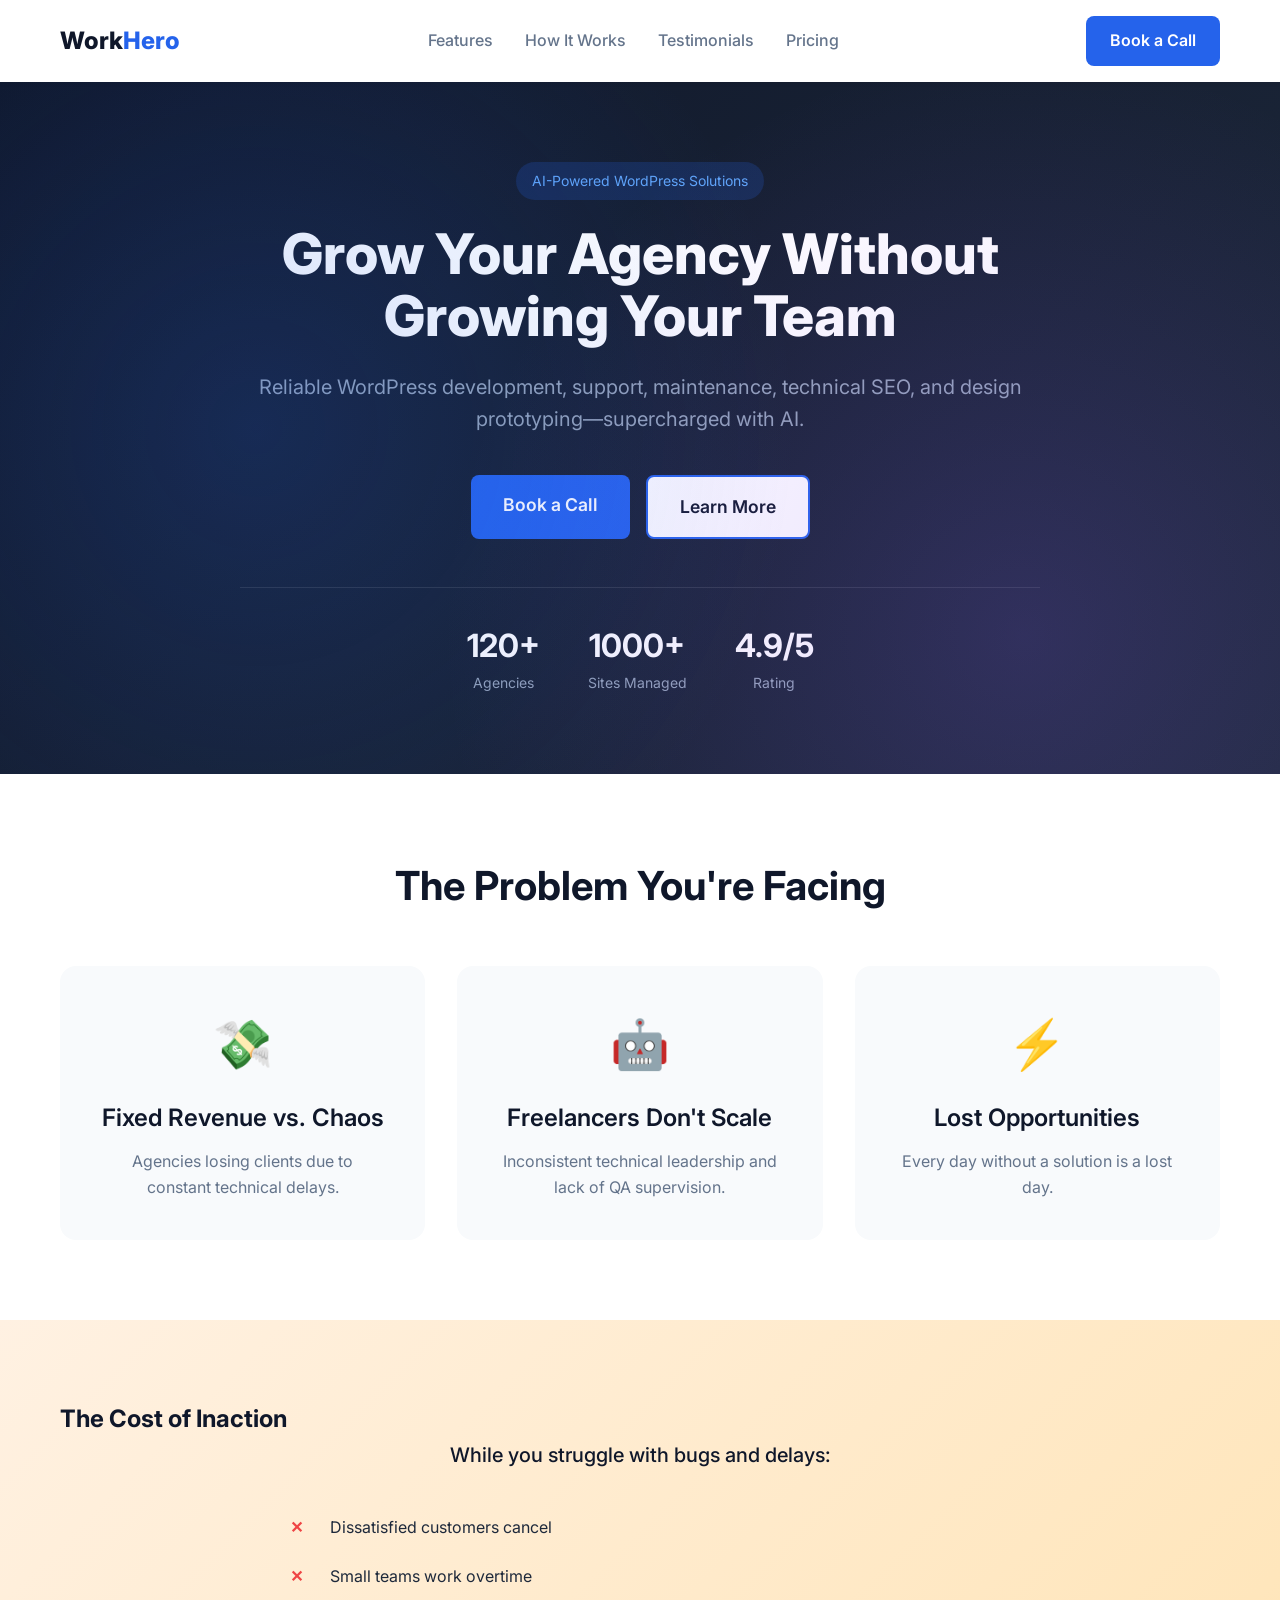
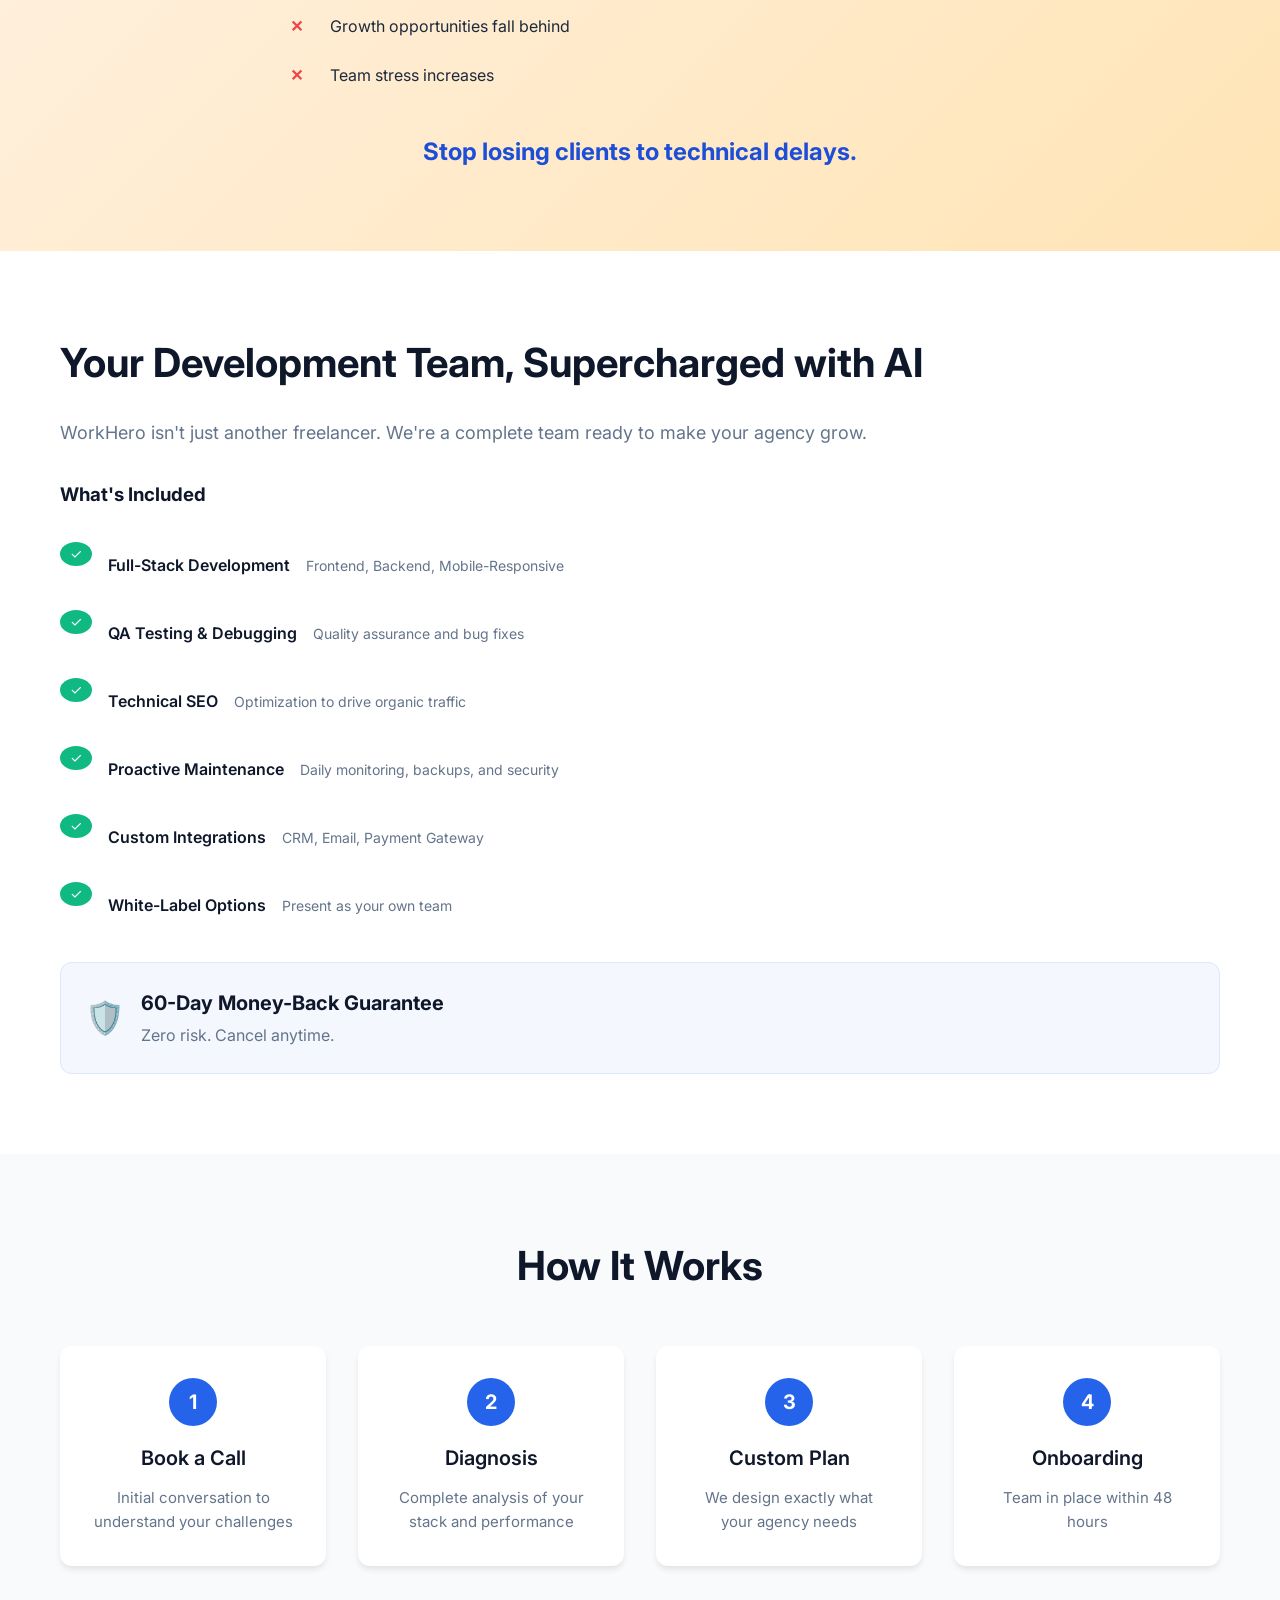
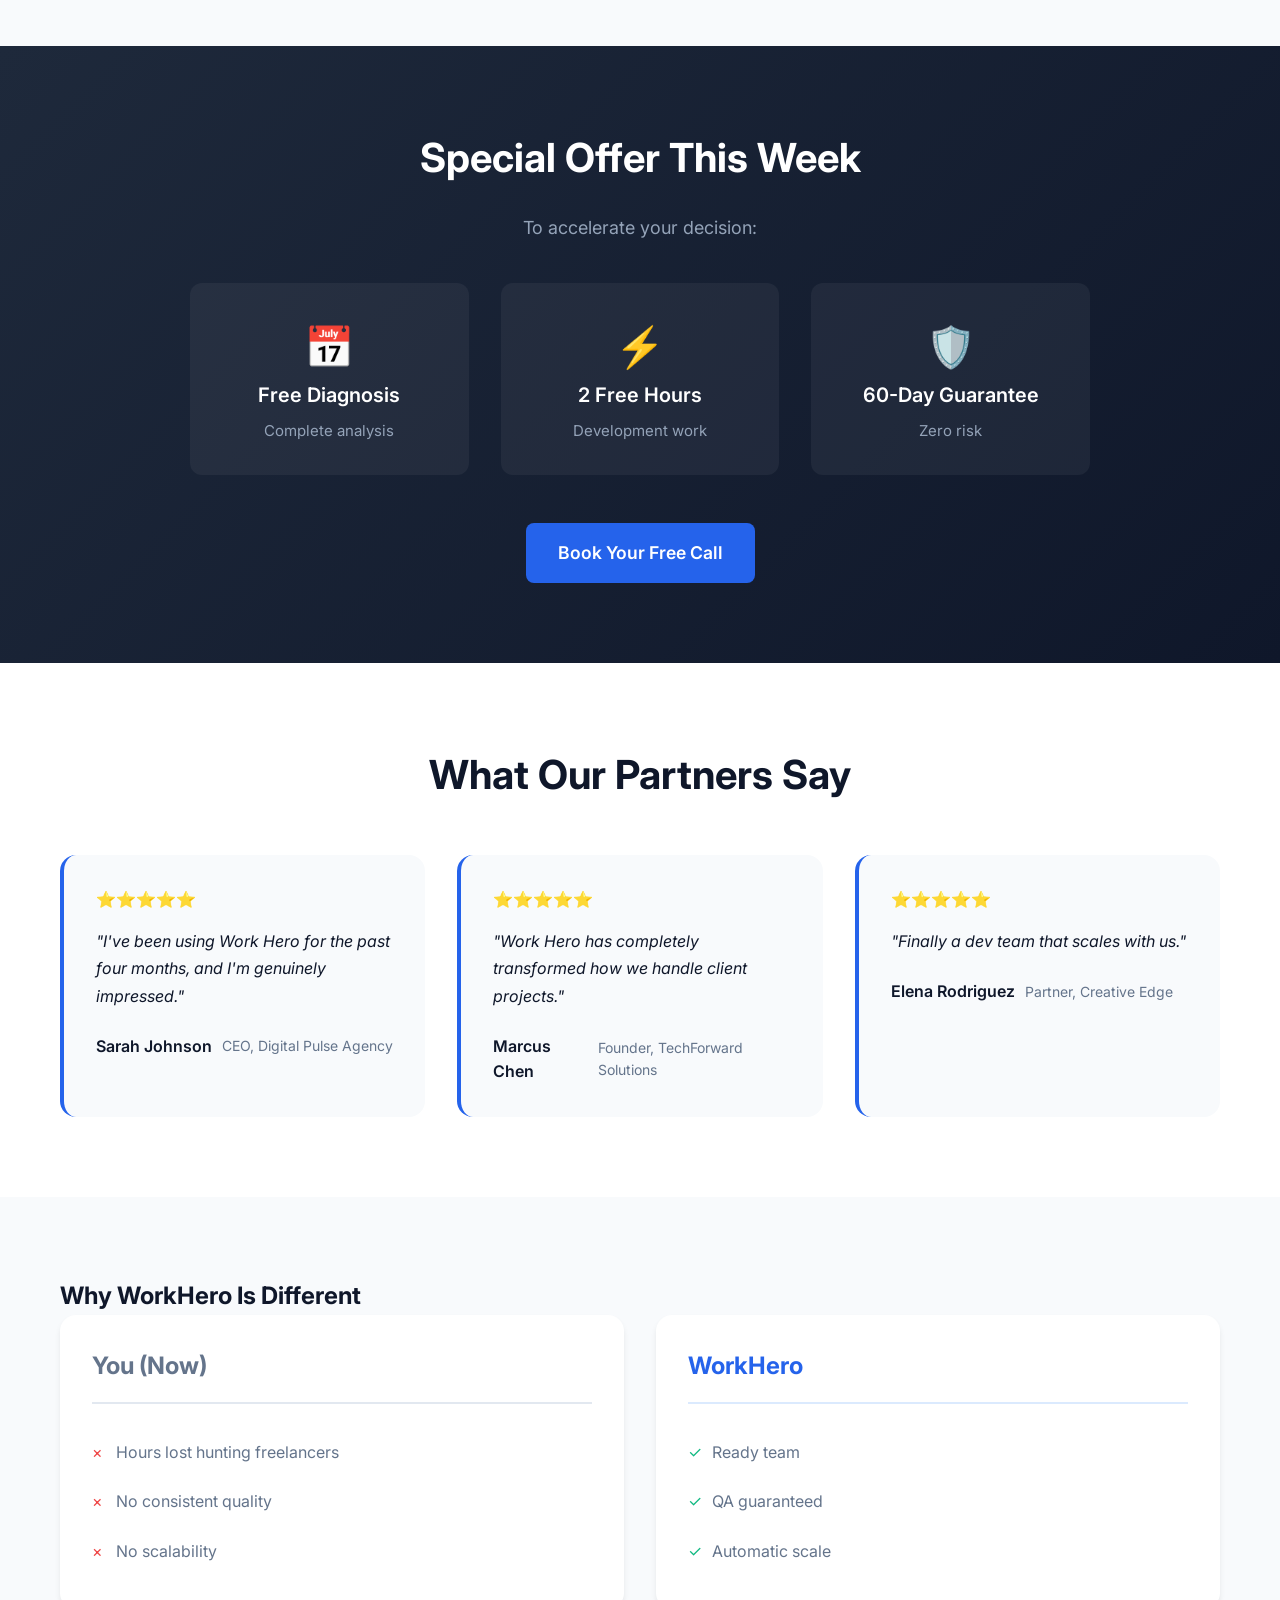
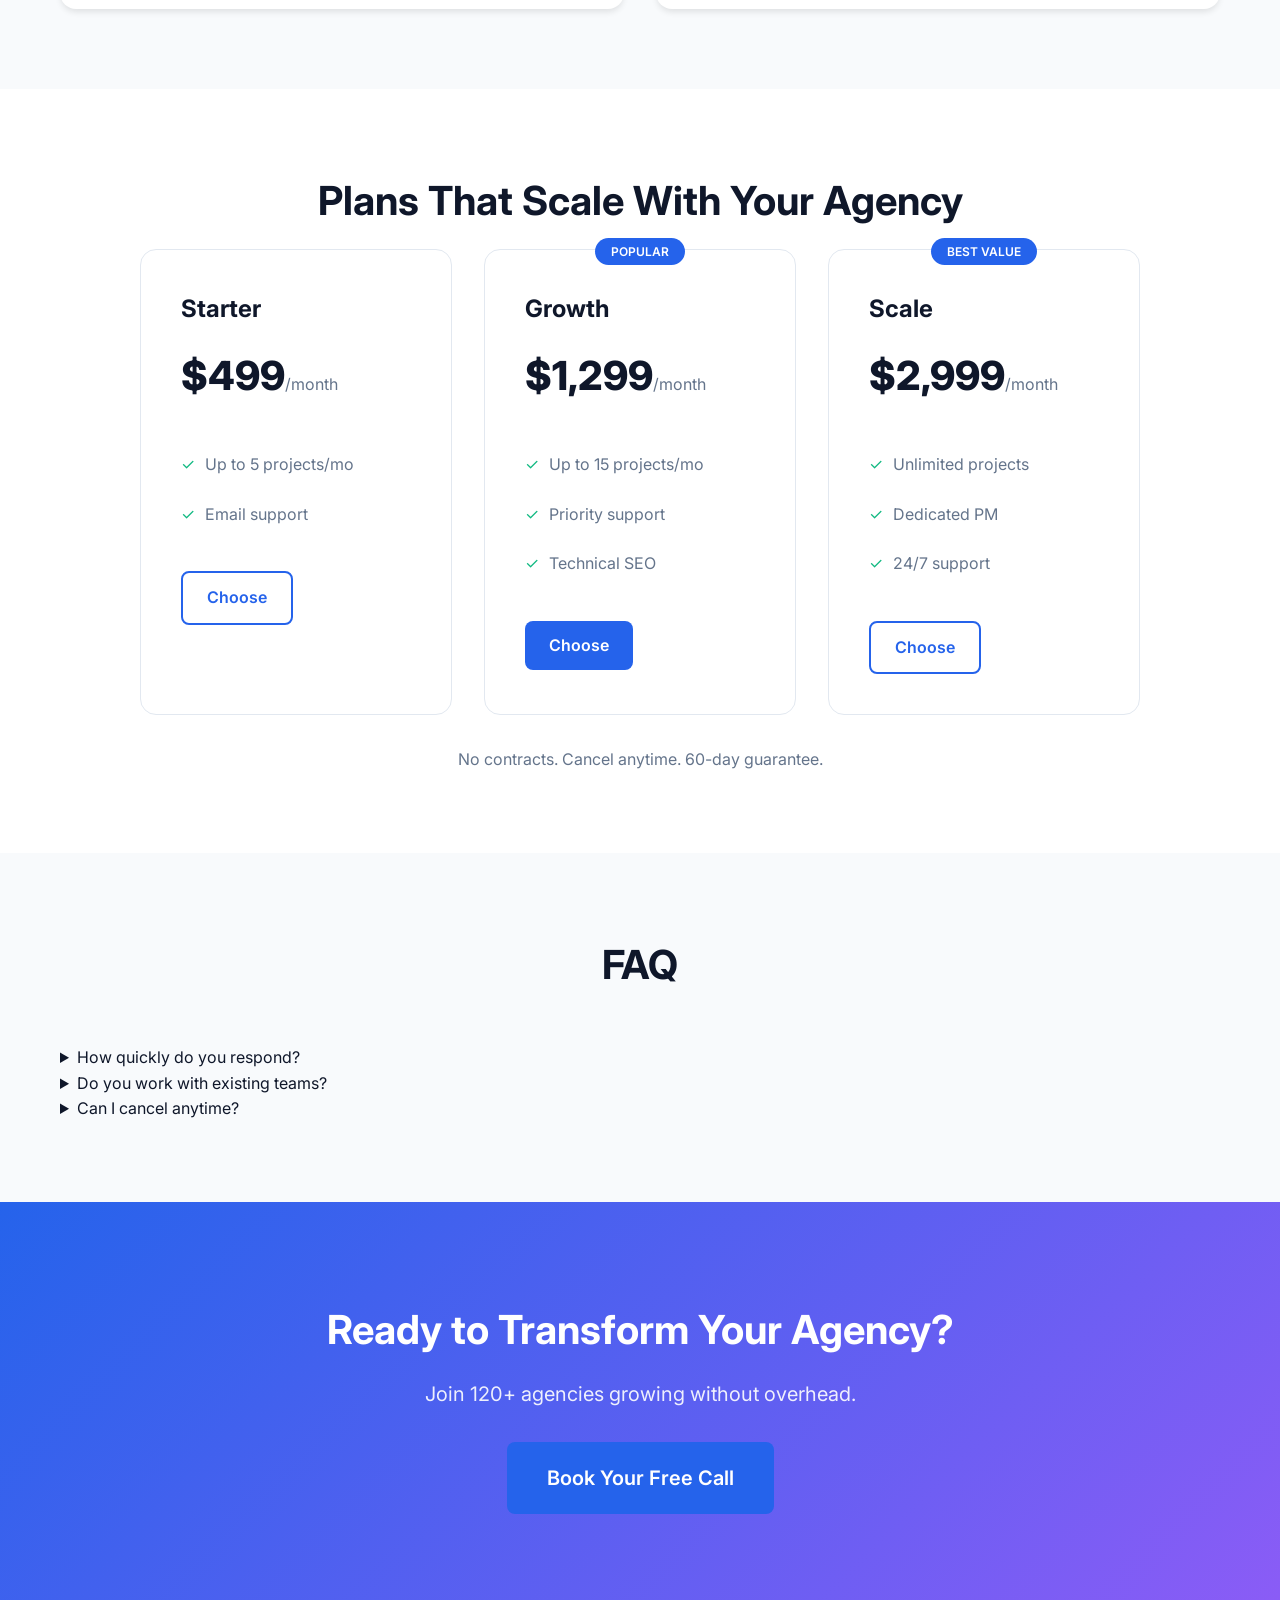
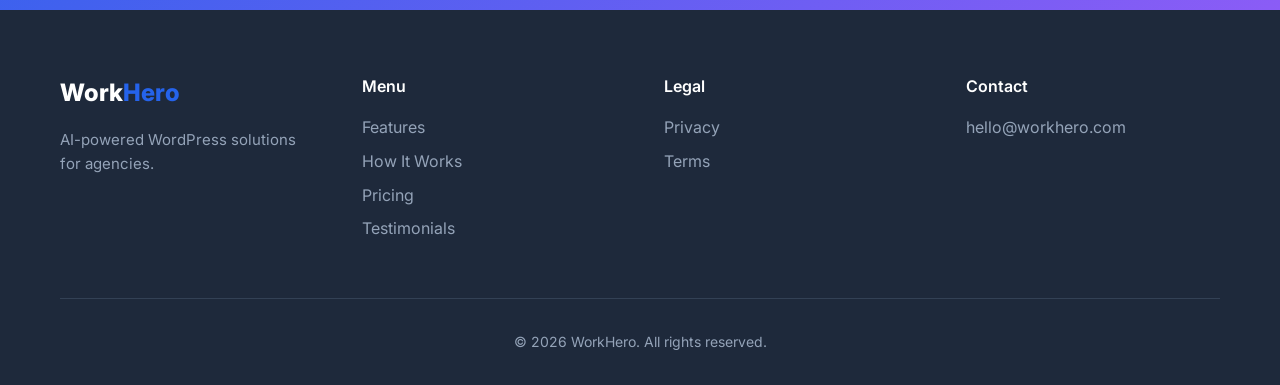
<file: index.html>
<!DOCTYPE html>
<html lang="en">
<head>
    <meta charset="UTF-8">
    <meta name="viewport" content="width=device-width, initial-scale=1.0">
    <title>WorkHero - Grow Your Agency Without Growing Your Team</title>
    <meta name="description" content="Reliable WordPress development, support, maintenance, SEO & prototyping—supercharged with AI">
    <link rel="stylesheet" href="styles.css">
    <link rel="preconnect" href="https://fonts.googleapis.com">
    <link rel="preconnect" href="https://fonts.gstatic.com" crossorigin>
    <link href="https://fonts.googleapis.com/css2?family=Inter:wght@300;400;500;600;700;800&display=swap" rel="stylesheet">
</head>
<body>
    <!-- Navigation -->
    <nav class="navbar">
        <div class="container">
            <div class="logo">Work<span class="logo-highlight">Hero</span></div>
            <ul class="nav-links">
                <li><a href="#features">Features</a></li>
                <li><a href="#how-it-works">How It Works</a></li>
                <li><a href="#testimonials">Testimonials</a></li>
                <li><a href="#pricing">Pricing</a></li>
            </ul>
            <a href="#cta" class="btn btn-primary">Book a Call</a>
        </div>
    </nav>

    <!-- Hero Section -->
    <header class="hero" id="cta">
        <div class="container">
            <div class="hero-content">
                <span class="badge">AI-Powered WordPress Solutions</span>
                <h1 class="hero-headline">Grow Your Agency Without Growing Your Team</h1>
                <p class="hero-subheadline">Reliable WordPress development, support, maintenance, technical SEO, and design prototyping—supercharged with AI.</p>
                <div class="hero-cta">
                    <a href="#cta" class="btn btn-primary btn-lg">Book a Call</a>
                    <a href="#how-it-works" class="btn btn-secondary btn-lg">Learn More</a>
                </div>
                <div class="hero-stats">
                    <div class="stat"><span class="stat-number">120+</span><span class="stat-label">Agencies</span></div>
                    <div class="stat"><span class="stat-number">1000+</span><span class="stat-label">Sites Managed</span></div>
                    <div class="stat"><span class="stat-number">4.9/5</span><span class="stat-label">Rating</span></div>
                </div>
            </div>
        </div>
    </header>

    <!-- Problem Section -->
    <section class="problem-section">
        <div class="container">
            <h2>The Problem You're Facing</h2>
            <div class="problem-grid">
                <div class="problem-card"><div class="icon">💸</div><h3>Fixed Revenue vs. Chaos</h3><p>Agencies losing clients due to constant technical delays.</p></div>
                <div class="problem-card"><div class="icon">🤖</div><h3>Freelancers Don't Scale</h3><p>Inconsistent technical leadership and lack of QA supervision.</p></div>
                <div class="problem-card"><div class="icon">⚡</div><h3>Lost Opportunities</h3><p>Every day without a solution is a lost day.</p></div>
            </div>
        </div>
    </section>

    <!-- Agitation Section -->
    <section class="agitation-section">
        <div class="container">
            <h2>The Cost of Inaction</h2>
            <div class="agitation-content">
                <p class="agitation-text">While you struggle with bugs and delays:</p>
                <ul class="agitation-list">
                    <li>Dissatisfied customers cancel</li>
                    <li>Small teams work overtime</li>
                    <li>Growth opportunities fall behind</li>
                    <li>Team stress increases</li>
                </ul>
                <p><strong>Stop losing clients to technical delays.</strong></p>
            </div>
        </div>
    </section>

    <!-- Solution Section -->
    <section class="solution-section">
        <div class="container">
            <div class="solution-text">
                <h2>Your Development Team, Supercharged with AI</h2>
                <p class="solution-intro">WorkHero isn't just another freelancer. We're a complete team ready to make your agency grow.</p>
                <h3>What's Included</h3>
                <ul class="solution-list">
                    <li><span class="badge badge-check">✓</span><strong>Full-Stack Development</strong><span class="light">Frontend, Backend, Mobile-Responsive</span></li>
                    <li><span class="badge badge-check">✓</span><strong>QA Testing & Debugging</strong><span class="light">Quality assurance and bug fixes</span></li>
                    <li><span class="badge badge-check">✓</span><strong>Technical SEO</strong><span class="light">Optimization to drive organic traffic</span></li>
                    <li><span class="badge badge-check">✓</span><strong>Proactive Maintenance</strong><span class="light">Daily monitoring, backups, and security</span></li>
                    <li><span class="badge badge-check">✓</span><strong>Custom Integrations</strong><span class="light">CRM, Email, Payment Gateway</span></li>
                    <li><span class="badge badge-check">✓</span><strong>White-Label Options</strong><span class="light">Present as your own team</span></li>
                </ul>
                <div class="guarantee-badge"><span class="guarantee-icon">🛡️</span><div><strong>60-Day Money-Back Guarantee</strong><p class="light">Zero risk. Cancel anytime.</p></div></div>
            </div>
        </div>
    </section>

    <!-- How It Works -->
    <section class="how-it-works" id="how-it-works">
        <div class="container">
            <h2>How It Works</h2>
            <div class="steps-grid">
                <div class="step"><span class="step-number">1</span><h3>Book a Call</h3><p>Initial conversation to understand your challenges</p></div>
                <div class="step"><span class="step-number">2</span><h3>Diagnosis</h3><p>Complete analysis of your stack and performance</p></div>
                <div class="step"><span class="step-number">3</span><h3>Custom Plan</h3><p>We design exactly what your agency needs</p></div>
                <div class="step"><span class="step-number">4</span><h3>Onboarding</h3><p>Team in place within 48 hours</p></div>
            </div>
        </div>
    </section>

    <!-- Offer Section -->
    <section class="offer-section">
        <div class="container">
            <div class="offer-content">
                <h2>Special Offer This Week</h2>
                <p class="offer-intro">To accelerate your decision:</p>
                <div class="offer-grid">
                    <div class="offer-item"><span class="offer-icon">📅</span><h3>Free Diagnosis</h3><p>Complete analysis</p></div>
                    <div class="offer-item"><span class="offer-icon">⚡</span><h3>2 Free Hours</h3><p>Development work</p></div>
                    <div class="offer-item"><span class="offer-icon">🛡️</span><h3>60-Day Guarantee</h3><p>Zero risk</p></div>
                </div>
                <a href="#cta" class="btn btn-primary btn-lg">Book Your Free Call</a>
            </div>
        </div>
    </section>

    <!-- Testimonials -->
    <section class="testimonials" id="testimonials">
        <div class="container">
            <h2>What Our Partners Say</h2>
            <div class="testimonial-grid">
                <div class="testimonial-card"><div class="stars">⭐⭐⭐⭐⭐</div><p class="quote">"I've been using Work Hero for the past four months, and I'm genuinely impressed."</p><div class="author"><div class="author-name">Sarah Johnson</div><div class="author-title">CEO, Digital Pulse Agency</div></div></div>
                <div class="testimonial-card"><div class="stars">⭐⭐⭐⭐⭐</div><p class="quote">"Work Hero has completely transformed how we handle client projects."</p><div class="author"><div class="author-name">Marcus Chen</div><div class="author-title">Founder, TechForward Solutions</div></div></div>
                <div class="testimonial-card"><div class="stars">⭐⭐⭐⭐⭐</div><p class="quote">"Finally a dev team that scales with us."</p><div class="author"><div class="author-name">Elena Rodriguez</div><div class="author-title">Partner, Creative Edge</div></div></div>
            </div>
        </div>
    </section>

    <!-- Authority -->
    <section class="authority">
        <div class="container">
            <h2>Why WorkHero Is Different</h2>
            <div class="comparison-grid">
                <div class="comparison-col"><h3>You (Now)</h3><ul><li>Hours lost hunting freelancers</li><li>No consistent quality</li><li>No scalability</li></ul></div>
                <div class="comparison-col"><h3>WorkHero</h3><ul><li>Ready team</li><li>QA guaranteed</li><li>Automatic scale</li></ul></div>
            </div>
        </div>
    </section>

    <!-- Pricing -->
    <section class="pricing" id="pricing">
        <div class="container">
            <h2>Plans That Scale With Your Agency</h2>
            <div class="pricing-grid">
                <div class="pricing-card"><h3>Starter</h3><div class="price">$499<span class="period">/month</span></div><ul><li>Up to 5 projects/mo</li><li>Email support</li></ul><a href="#" class="btn btn-outline">Choose</a></div>
                <div class="pricing-card"><span class="popular-badge">Popular</span><h3>Growth</h3><div class="price">$1,299<span class="period">/month</span></div><ul><li>Up to 15 projects/mo</li><li>Priority support</li><li>Technical SEO</li></ul><a href="#" class="btn btn-primary">Choose</a></div>
                <div class="pricing-card"><span class="popular-badge">Best Value</span><h3>Scale</h3><div class="price">$2,999<span class="period">/month</span></div><ul><li>Unlimited projects</li><li>Dedicated PM</li><li>24/7 support</li></ul><a href="#" class="btn btn-outline">Choose</a></div>
            </div>
            <p class="pricing-footer">No contracts. Cancel anytime. 60-day guarantee.</p>
        </div>
    </section>

    <!-- FAQ -->
    <section class="faq">
        <div class="container">
            <h2>FAQ</h2>
            <details><summary>How quickly do you respond?</summary><div>24-48 hour turnaround</div></details>
            <details><summary>Do you work with existing teams?</summary><div>Absolutely. We complement your team.</div></details>
            <details><summary>Can I cancel anytime?</summary><div>Yes. No contracts. 60-day guarantee.</div></details>
        </div>
    </section>

    <!-- Final CTA -->
    <section class="final-cta">
        <div class="container">
            <h2>Ready to Transform Your Agency?</h2>
            <p>Join 120+ agencies growing without overhead.</p>
            <a href="#cta" class="btn btn-primary btn-xl">Book Your Free Call</a>
        </div>
    </section>

    <!-- Exit Intent -->
    <div class="exit-intent" id="exitIntent">
        <div class="exit-content">
            <h3>Wait! Get Your Free Offer</h3>
            <p>Get your <strong>free</strong> WordPress health check and 2 hours of development.</p>
            <a href="#" class="btn btn-primary">Claim Offer</a>
            <button class="close-btn" id="closeExit">No thanks</button>
        </div>
    </div>

    <!-- Footer -->
    <footer class="footer">
        <div class="container">
            <div class="footer-grid">
                <div class="footer-col"><div class="logo">Work<span class="logo-highlight">Hero</span></div><p>AI-powered WordPress solutions for agencies.</p></div>
                <div class="footer-col"><h4>Menu</h4><a href="#features">Features</a><a href="#how-it-works">How It Works</a><a href="#pricing">Pricing</a><a href="#testimonials">Testimonials</a></div>
                <div class="footer-col"><h4>Legal</h4><a href="#">Privacy</a><a href="#">Terms</a></div>
                <div class="footer-col"><h4>Contact</h4><a href="mailto:hello@workhero.com">hello@workhero.com</a></div>
            </div>
            <div class="footer-bottom">&copy; 2026 WorkHero. All rights reserved.</div>
        </div>
    </footer>

    <script src="script.js"></script>
</body>
</html>
</file>
<file: styles.css>
/* CSS Reset e Variáveis */
*{margin:0;padding:0;box-sizing:border-box}
:root{
    --primary:#2563eb;--primary-dark:#1d4ed8;--primary-light:#3b82f6;
    --secondary:#10b981;--accent:#8b5cf6;--dark:#0f172a;--dark-gray:#1e293b;
    --gray:#64748b;--light:#f8fafc;--white:#ffffff;
    --shadow:0 4px 6px -1px rgba(0,0,0,0.1);--shadow-lg:0 10px 15px -3px rgba(0,0,0,0.1);
    --font-main:Inter,-apple-system,BlinkMacSystemFont,Segoe UI,Roboto,sans-serif
}
html{scroll-behavior:smooth}
body{font-family:var(--font-main);line-height:1.6;color:var(--dark);background:var(--light);overflow-x:hidden}
.container{max-width:1200px;margin:0 auto;padding:0 20px}

/* Navigation */
.navbar{background:var(--white);box-shadow:0 2px 4px rgba(0,0,0,0.05);padding:1rem 0;position:sticky;top:0;z-index:1000}
.navbar .container{display:flex;justify-content:space-between;align-items:center}
.logo{font-size:1.5rem;font-weight:800;color:var(--dark)}.logo-highlight{color:var(--primary)}
.nav-links{display:flex;gap:2rem;list-style:none}.nav-links a{color:var(--gray);text-decoration:none;font-weight:500}
.nav-links a:hover{color:var(--primary)}
.btn{display:inline-block;padding:0.75rem 1.5rem;border-radius:8px;text-decoration:none;font-weight:600;transition:all 0.3s;border:none;cursor:pointer}
.btn-primary{background:var(--primary);color:var(--white)}.btn-primary:hover{background:var(--primary-dark);transform:translateY(-2px)}
.btn-secondary{background:var(--white);color:var(--dark);border:2px solid var(--primary)}.btn-secondary:hover{border-color:var(--primary);background:var(--primary);color:var(--white)}
.btn-lg{padding:1rem 2rem;font-size:1.1rem}.btn-xl{padding:1.25rem 2.5rem;font-size:1.25rem}
.btn-outline{background:transparent;border:2px solid var(--primary);color:var(--primary)}.btn-outline:hover{background:var(--primary);color:var(--white)}

/* Hero Section */
.hero{background:linear-gradient(135deg,var(--dark) 0%,var(--dark-gray) 100%);color:var(--white);padding:5rem 0;position:relative;overflow:hidden}
.hero::before{content:'';position:absolute;top:0;left:0;right:0;bottom:0;background:radial-gradient(circle at 20% 50%,rgba(37,99,235,0.2) 0%,transparent 50%),radial-gradient(circle at 80% 80%,rgba(139,92,246,0.2) 0%,transparent 50%);pointer-events:none}
.hero-content{max-width:800px;margin:0 auto;text-align:center;z-index:1}
.badge{display:inline-block;padding:0.5rem 1rem;background:rgba(37,99,235,0.2);border-radius:20px;color:#60a5fa;font-size:0.875rem;margin-bottom:1.5rem}
.hero-headline{font-size:3.5rem;font-weight:800;line-height:1.1;margin-bottom:1.5rem;color:var(--white)}
.hero-subheadline{font-size:1.25rem;color:#94a3b8;margin-bottom:2.5rem;line-height:1.6}
.hero-cta{display:flex;gap:1rem;justify-content:center;flex-wrap:wrap}
.hero-stats{display:flex;gap:3rem;justify-content:center;margin-top:3rem;padding-top:2rem;border-top:1px solid rgba(255,255,255,0.1)}
.stat{display:flex;flex-direction:column;align-items:center}
.stat-number{font-size:2rem;font-weight:700;color:var(--white)}.stat-label{font-size:0.875rem;color:#94a3b8}

/* Problem Section */
.problem-section{padding:5rem 0;background:var(--white)}
.problem-section h2{text-align:center;font-size:2.5rem;font-weight:700;margin-bottom:3rem;color:var(--dark)}
.problem-grid{display:grid;grid-template-columns:repeat(auto-fit,minmax(280px,1fr));gap:2rem}
.problem-card{padding:2.5rem;border-radius:16px;background:var(--light);text-align:center;transition:transform 0.3s,box-shadow 0.3s}
.problem-card:hover{transform:translateY(-5px);box-shadow:var(--shadow-lg)}
.problem-card .icon{font-size:3rem;margin-bottom:1rem}
.problem-card h3{font-size:1.5rem;font-weight:600;margin-bottom:0.75rem;color:var(--dark)}
.problem-card p{color:var(--gray)}

/* Agitation Section */
.agitation-section{padding:5rem 0;background:linear-gradient(135deg,#fff1e2 0%,#ffe4b5 100%)}
.agitation-content{text-align:center;max-width:700px;margin:0 auto}
.agitation-content h2{font-size:2.5rem;font-weight:700;margin-bottom:2rem;color:var(--dark)}
.agitation-text{font-size:1.25rem;margin-bottom:2rem;color:var(--dark);font-weight:500}
.agitation-list{list-style:none;margin-bottom:2rem;text-align:left}
.agitation-list li{padding:0.75rem 0;padding-left:2.5rem;position:relative;color:var(--dark-gray)}
.agitation-list li::before{content:'✕';position:absolute;left:0;color:#ef4444;font-weight:bold}
.agitation-content strong{display:block;font-size:1.5rem;color:var(--primary-dark);margin-top:1.5rem}

/* Solution Section */
.solution-section{padding:5rem 0;background:var(--white)}
.solution-grid{display:grid;grid-template-columns:1fr;gap:3rem}
.solution-text h2{font-size:2.5rem;font-weight:700;margin-bottom:1.5rem;color:var(--dark)}
.solution-intro{font-size:1.125rem;color:var(--gray);margin-bottom:2rem}
.solution-list{list-style:none;margin:2rem 0}
.solution-list li{margin-bottom:1.25rem;display:flex;align-items:center;gap:1rem;font-size:1rem}
.solution-list li .badge-check{background:#10b981;color:white;border-radius:50%;width:24px;height:24px;display:flex;align-items:center;justify-content:center;flex-shrink:0}
.solution-list li strong{color:var(--dark);font-weight:600;display:block}
.solution-list li .light{color:var(--gray);font-size:0.875rem}
.guarantee-badge{display:flex;align-items:center;gap:1rem;padding:1.5rem;background:rgba(37,99,235,0.05);border-radius:12px;border:1px solid rgba(37,99,235,0.1);margin-top:2rem}
.guarantee-icon{font-size:2rem}.guarantee-badge strong{display:block;font-size:1.25rem;color:var(--dark)}
.guarantee-badge .light{color:var(--gray);margin-top:0.25rem}

/* How It Works */
.how-it-works{padding:5rem 0;background:var(--light)}
.how-it-works h2{text-align:center;font-size:2.5rem;font-weight:700;margin-bottom:3rem;color:var(--dark)}
.steps-grid{display:grid;grid-template-columns:repeat(auto-fit,minmax(240px,1fr));gap:2rem}
.step{text-align:center;padding:2rem;background:var(--white);border-radius:12px;box-shadow:var(--shadow);transition:transform 0.3s}
.step:hover{transform:translateY(-5px)}
.step-number{display:inline-block;width:48px;height:48px;background:var(--primary);color:var(--white);border-radius:50%;display:flex;align-items:center;justify-content:center;font-size:1.25rem;font-weight:700;margin:0 auto 1rem}
.step h3{font-size:1.25rem;font-weight:600;margin-bottom:0.75rem;color:var(--dark)}
.step p{color:var(--gray);font-size:0.9375rem}

/* Offer Section */
.offer-section{padding:5rem 0;background:linear-gradient(135deg,#1e293b 0%,#0f172a 100%);color:var(--white)}
.offer-content{text-align:center;max-width:900px;margin:0 auto}
.offer-content h2{font-size:2.5rem;font-weight:700;margin-bottom:1.5rem}.offer-intro{font-size:1.125rem;color:#94a3b8;margin-bottom:2.5rem}
.offer-grid{display:grid;grid-template-columns:repeat(auto-fit,minmax(250px,1fr));gap:2rem;margin-bottom:3rem}
.offer-item{padding:2rem;background:rgba(255,255,255,0.05);border-radius:12px;transition:transform 0.3s}
.offer-item:hover{transform:translateY(-5px)}.offer-icon{font-size:2.5rem;margin-bottom:1rem}
.offer-item h3{font-size:1.25rem;font-weight:600;margin-bottom:0.5rem}
.offer-item p{color:#94a3b8;font-size:0.9375rem}
.offer-countdown{margin:2rem 0;font-size:1.25rem}.countdown-timer{font-weight:700;color:#60a5fa;margin-left:1rem}

/* Testimonials */
.testimonials{padding:5rem 0;background:var(--white)}
.testimonials h2{text-align:center;font-size:2.5rem;font-weight:700;margin-bottom:3rem;color:var(--dark)}
.testimonial-grid{display:grid;grid-template-columns:repeat(auto-fit,minmax(320px,1fr));gap:2rem}
.testimonial-card{padding:2rem;background:var(--light);border-radius:16px;border-left:4px solid var(--primary)}
.stars{color:#f59e0b;margin-bottom:1rem}.quote{font-style:italic;color:var(--dark);margin-bottom:1.5rem;line-height:1.7}
.author{display:flex;align-items:center;gap:10px}.author-name{font-weight:600;color:var(--dark)}.author-title{color:var(--gray);font-size:0.875rem}

/* Authority */
.authority{padding:5rem 0;background:var(--light)}
.authority-content h2{text-align:center;font-size:2.5rem;font-weight:700;margin-bottom:3rem;color:var(--dark)}
.comparison-grid{display:grid;grid-template-columns:1fr 1fr;gap:2rem}
.comparison-col{padding:2rem;background:var(--white);border-radius:16px;box-shadow:var(--shadow)}
.comparison-col h3{font-size:1.5rem;font-weight:700;margin-bottom:1.5rem;padding-bottom:1rem;border-bottom:2px solid var(--light)}
.comparison-col:first-child h3{color:var(--gray);border-color:#e2e8f0}.comparison-col:last-child h3{color:var(--primary);border-color:#dbeafe}
.comparison-col ul{list-style:none}.comparison-col ul li{padding:0.75rem 0;padding-left:1.5rem;position:relative;color:var(--gray)}
.comparison-col ul li::before{content:'×';position:absolute;left:0;color:#ef4444}
.comparison-col:last-child ul li::before{content:'✓';color:#10b981}

/* Pricing */
.pricing{padding:5rem 0;background:var(--white)}
.pricing h2{text-align:center;font-size:2.5rem;font-weight:700;margin-bottom:1rem;color:var(--dark)}
.pricing-sub{text-align:center;color:var(--gray);margin-bottom:3rem}
.pricing-grid{display:grid;grid-template-columns:repeat(auto-fit,minmax(300px,1fr));gap:2rem;max-width:1000px;margin:0 auto}
.pricing-card{padding:2.5rem;background:var(--white);border-radius:16px;border:1px solid #e2e8f0;transition:all 0.3s;position:relative}
.pricing-card:hover{transform:translateY(-5px);box-shadow:var(--shadow-lg);border-color:var(--primary)}
.popular-badge{position:absolute;top:-12px;left:50%;transform:translateX(-50%);background:var(--primary);color:var(--white);padding:0.25rem 1rem;border-radius:20px;font-size:0.75rem;font-weight:600;text-transform:uppercase}
.popular-badge:nth-child(2){background:var(--accent)};.popular-badge:last-child{background:var(--secondary)}
.pricing-card h3{font-size:1.5rem;font-weight:700;margin-bottom:1rem;color:var(--dark)}
.pricing .price{font-size:2.5rem;font-weight:800;color:var(--dark);margin-bottom:2rem}
.pricing .period{font-size:1rem;color:var(--gray);font-weight:400}
.pricing-card ul{list-style:none;margin-bottom:2rem}
.pricing-card ul li{padding:0.75rem 0;padding-left:1.5rem;position:relative;color:var(--gray)}
.pricing-card ul li::before{content:'✓';position:absolute;left:0;color:var(--secondary)}
.pricing-footer{text-align:center;color:var(--gray);margin-top:2rem;max-width:600px;margin-left:auto;margin-right:auto}

/* FAQ */
.faq{padding:5rem 0;background:var(--light)}
.faq h2{text-align:center;font-size:2.5rem;font-weight:700;margin-bottom:3rem;color:var(--dark)}
.faq-item{margin-bottom:1rem;background:var(--white);border-radius:8px;overflow:hidden;box-shadow:var(--shadow)}
.faq-item details{cursor:pointer}.faq-item summary{padding:1.5rem;font-weight:600;color:var(--dark);list-style:none;transition:background 0.3s}
.faq-item summary:hover{background:#f8fafc}.faq-item[open] summary{border-bottom:1px solid #e2e8f0}
.faq-answer{padding:0 1.5rem 1.5rem;color:var(--gray);line-height:1.7}

/* Final CTA */
.final-cta{padding:6rem 0;background:linear-gradient(135deg,var(--primary) 0%,var(--accent) 100%);color:var(--white);text-align:center}
.final-cta .container{max-width:700px}
.final-cta h2{font-size:2.5rem;font-weight:700;margin-bottom:1rem}
.final-cta p{font-size:1.25rem;margin-bottom:2rem;opacity:0.9}
.cta-sub{color:rgba(255,255,255,0.8);margin-top:1.5rem}

/* Exit Intent */
.exit-intent{position:fixed;top:0;left:0;right:0;bottom:0;background:rgba(0,0,0,0.8);display:none;align-items:center;justify-content:center;z-index:2000}
.exit-intent.active{display:flex;animation:fadeIn 0.3s}
.exit-content{background:var(--white);padding:3rem;border-radius:16px;text-align:center;max-width:500px;width:90%;animation:slideUp 0.5s}
.exit-content h3{font-size:1.75rem;margin-bottom:1rem}.exit-content p{color:var(--gray);margin-bottom:2rem}
.exit-content .btn{margin-bottom:1rem}.close-btn{background:transparent;border:none;color:var(--gray);cursor:pointer;font-size:0.875rem}

/* Footer */
.footer{background:var(--dark-gray);color:var(--white);padding:4rem 0 2rem}
.footer-grid{display:grid;grid-template-columns:repeat(auto-fit,minmax(200px,1fr));gap:3rem;margin-bottom:3rem}
.footer-col .logo{font-size:1.5rem;font-weight:800;color:var(--white);margin-bottom:1rem}.footer-col .logo-highlight{color:var(--primary)}
.footer-col p{color:#94a3b8;font-size:0.9375rem;margin-bottom:1.5rem}
.footer-col h4{font-weight:600;margin-bottom:1rem;color:var(--white)}
.footer-col a{display:block;color:#94a3b8;text-decoration:none;margin-bottom:0.5rem}.footer-col a:hover{color:var(--white)}
.footer-bottom{text-align:center;padding-top:2rem;border-top:1px solid #334155;color:#94a3b8;font-size:0.875rem}

/* Animations */
@keyframes fadeIn{from{opacity:0}to{opacity:1}}
@keyframes slideUp{from{opacity:0;transform:translateY(50px)}to{opacity:1;transform:translateY(0)}}

/* Responsive */
@media (max-width:768px){
    .hero-headline{font-size:2.25rem}
    .hero-stats{gap:1.5rem}
    .nav-links{display:none}
    .comparison-grid{grid-template-columns:1fr}
    .pricing-grid{grid-template-columns:1fr}
    .offer-grid{grid-template-columns:1fr}
}
</file>
